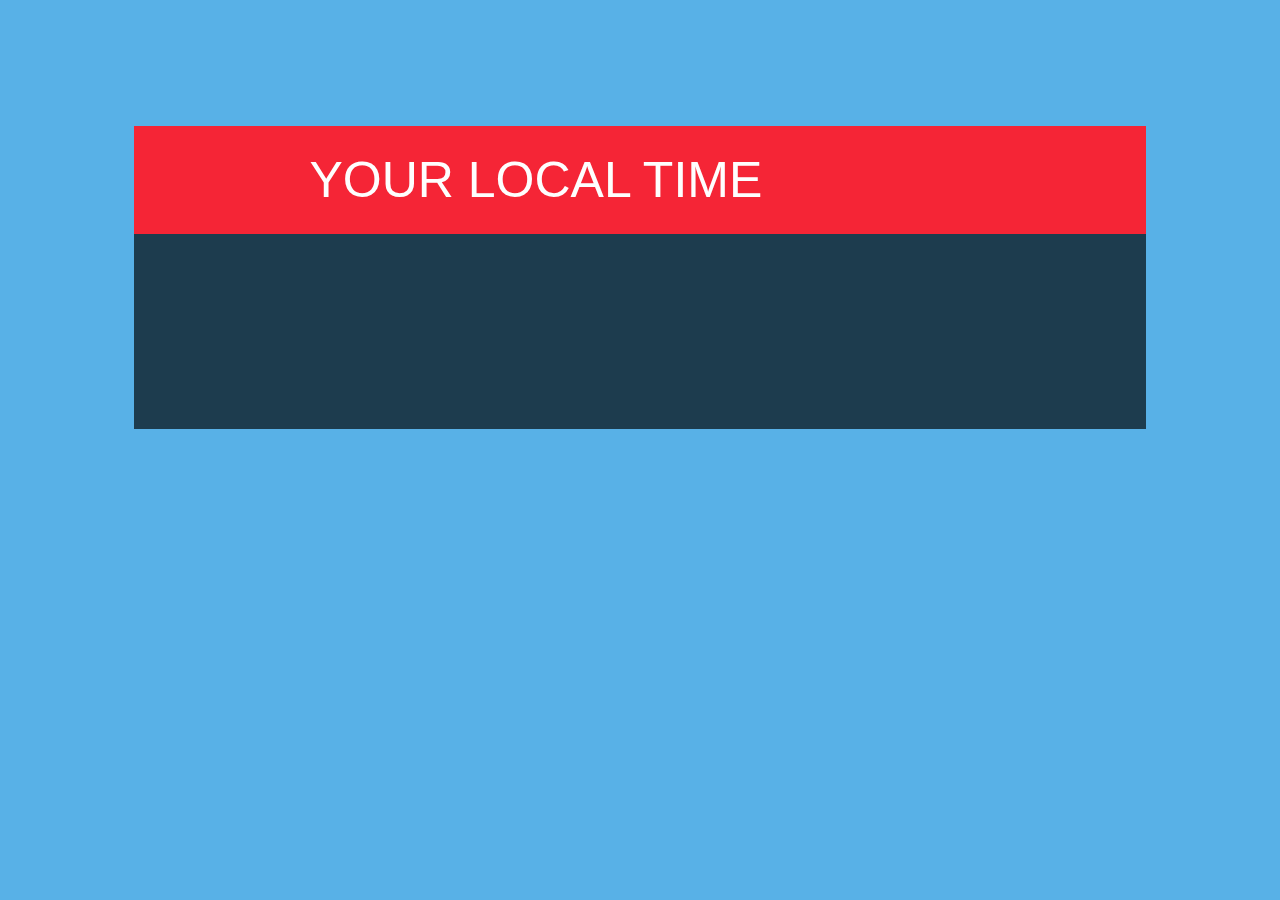
<file: frontend/digital_clock/index.html>
<!DOCTYPE html>
<html>
    <head>
        <meta charset="utf-8">
        <meta http-equiv="X-UA-Compatible" content="IE=edge">
        <title>Your local time</title>
        <meta name="description" content="">
        <meta name="viewport" content="width=device-width, initial-scale=1">
        <link rel="stylesheet" type="text/css" href="clock.css">
        <link rel="icon" type="image/png" href="favicon.png">
    </head>
    <body>
        <div id="banner"><span>Your local time</span></div>
        <div id="clock"></div>
        
        <script src="clock.js" async defer></script>
    </body>
</html>
</file>
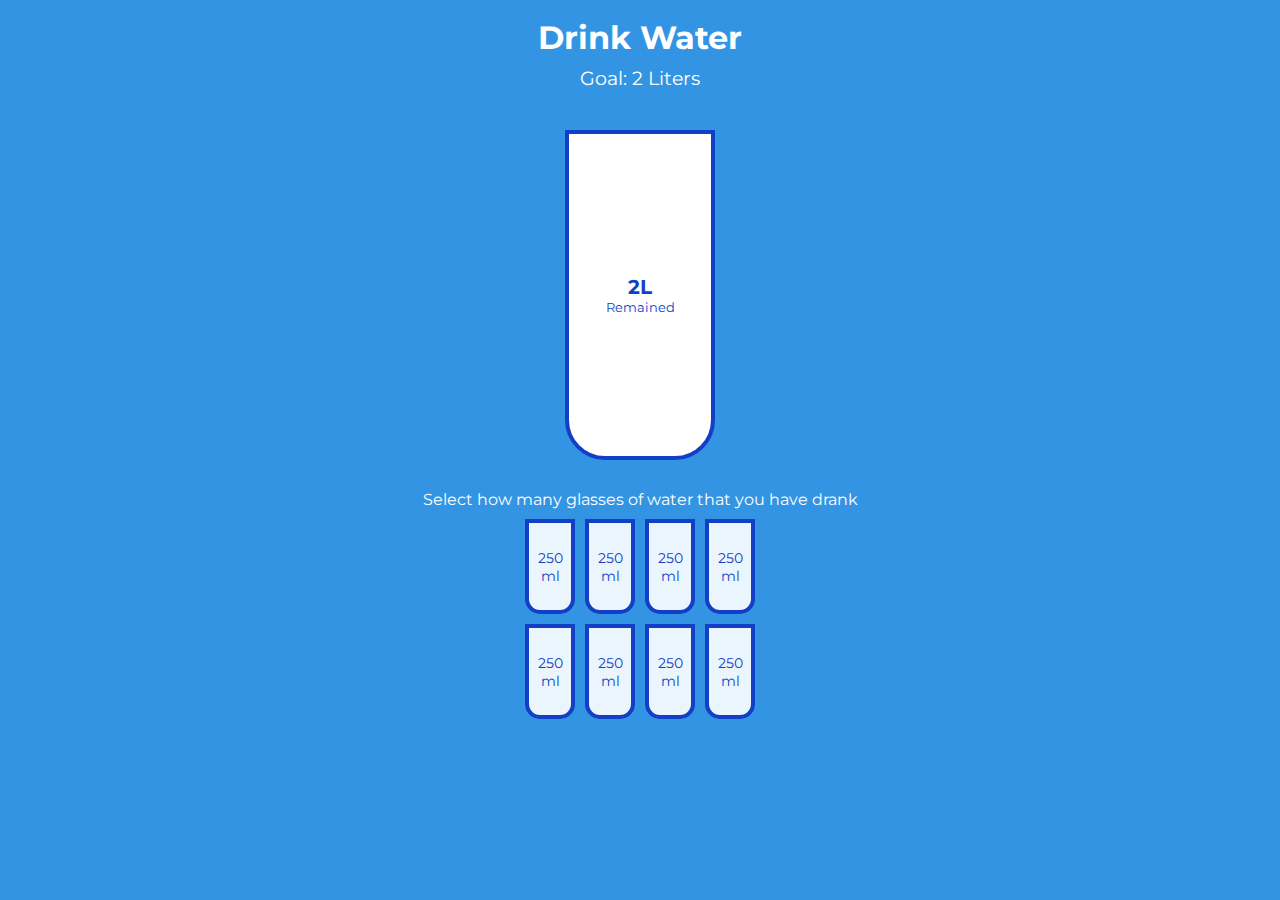
<file: frontend/drink water/index.html>
<!DOCTYPE html>
<html lang="en">
<head>
    <meta charset="UTF-8">
    <meta http-equiv="X-UA-Compatible" content="IE=edge">
    <meta name="viewport" content="width=device-width, initial-scale=1.0">
    <link rel="stylesheet" href="style.css" />
    <link rel="icon" type="image/png" href="favicon.png">
    <title>Drink Water</title>
</head>
<body>
    <h1>Drink Water</h1>
    <h3>Goal: 2 Liters</h3>

    <div class="cup">
        <div class="remained" id="remained">
            <span id="liters"></span>
        <small>Remained</small>
        </div>
        <div class="percentage" id="percentage"></div>
    </div>
    <p class="text">Select how many glasses of water that you have drank</p>

    <div class="cups">
        <div class="cup cup-small">250 ml</div>
        <div class="cup cup-small">250 ml</div>
        <div class="cup cup-small">250 ml</div>
        <div class="cup cup-small">250 ml</div>
        <div class="cup cup-small">250 ml</div>
        <div class="cup cup-small">250 ml</div>
        <div class="cup cup-small">250 ml</div>
        <div class="cup cup-small">250 ml</div>
    </div>
    <script src="script.js"></script>
</body>
</html>
</file>
<file: frontend/digital_clock/clock.css>
body {
    background-color:#58b1e7;
}
#clock {
  color: rgb(92, 79, 5);
  font-size: 195px;
  background-color: rgba(0, 0, 0, 0.664);
  padding: 0.5em 0em;
  width: 80%;
  margin: 0px auto;
  font-family: Helvetica,Arial;
  text-align: center;
}
#banner {
  color: #fefefe;
  font-size: 50px;
  text-align:center;
  background-color: #f52536;
  padding: 0.5em 0em;
  width: 80%;
  margin: 10% auto 0%;
  font-family: Helvetica;
  text-align: left;
  text-transform:uppercase;
}
span {
  margin-left:175px;
}
</file>
<file: frontend/drink water/style.css>
@import url('https://fonts.googleapis.com/css?family=Montserrat:400,600&display=swap');

:root {
    --border-color: #133fc6;
    --fill-color: #6ab3f8;
}

* {
    box-sizing: border-box;
}

body {
    background-color: #3494e4;
    color: #fff;
    font-family: 'Montserrat', 'sans-serif';
    display: flex;
    flex-direction: column;
    align-items: center;
    margin-bottom: 40px;
}

h1 {
    margin: 10px 0 0;
}

h3 {
    font-weight: 400;
    margin: 10px 0;
}

.cup {
    background-color: #fff;
    border: 4px solid var(--border-color);
    color: var(--border-color);
    border-radius: 0 0 40px 40px;
    height: 330px;
    width: 150px;
    margin: 30px 0;
    display: flex;
    flex-direction: column;
    overflow: hidden;
}

.cup.cup-small {
    height: 95px;
    width: 50px;
    border-radius: 0 0 15px 15px;
    background-color: rgba(255,255,255, 0.9);
    cursor: pointer;
    font-size: 14px;
    align-items: center;
    justify-content: center;
    text-align: center;
    margin: 5px;
    transition: 0.3s ease;
}

.cup.cup-small.full {
    background-color: var(--fill-color);
    color: #fff;
}

.cups {
    display: flex;
    flex-wrap: wrap;
    align-items: center;
    justify-content: center;
    width: 280px;    
}

.remained {
    display: flex;
    flex-direction: column;
    align-items: center;
    justify-content: center;
    text-align: center;
    flex: 1;
    transition: 0.3s ease;
}

.remained span {
    font-size: 20px;
    font-weight: bold;
}

.remained small {
    font-size: bold;
}

.percentage {
    background-color: var(--fill-color);
    display: flex;
    align-items: center;
    justify-content: center;
    font-weight: bold;
    font-size: 30px;
    height: 0;
    transition: 0.3s ease;
}

.text {
    text-align: center;
    margin: 0 0 5px;
}
</file>
